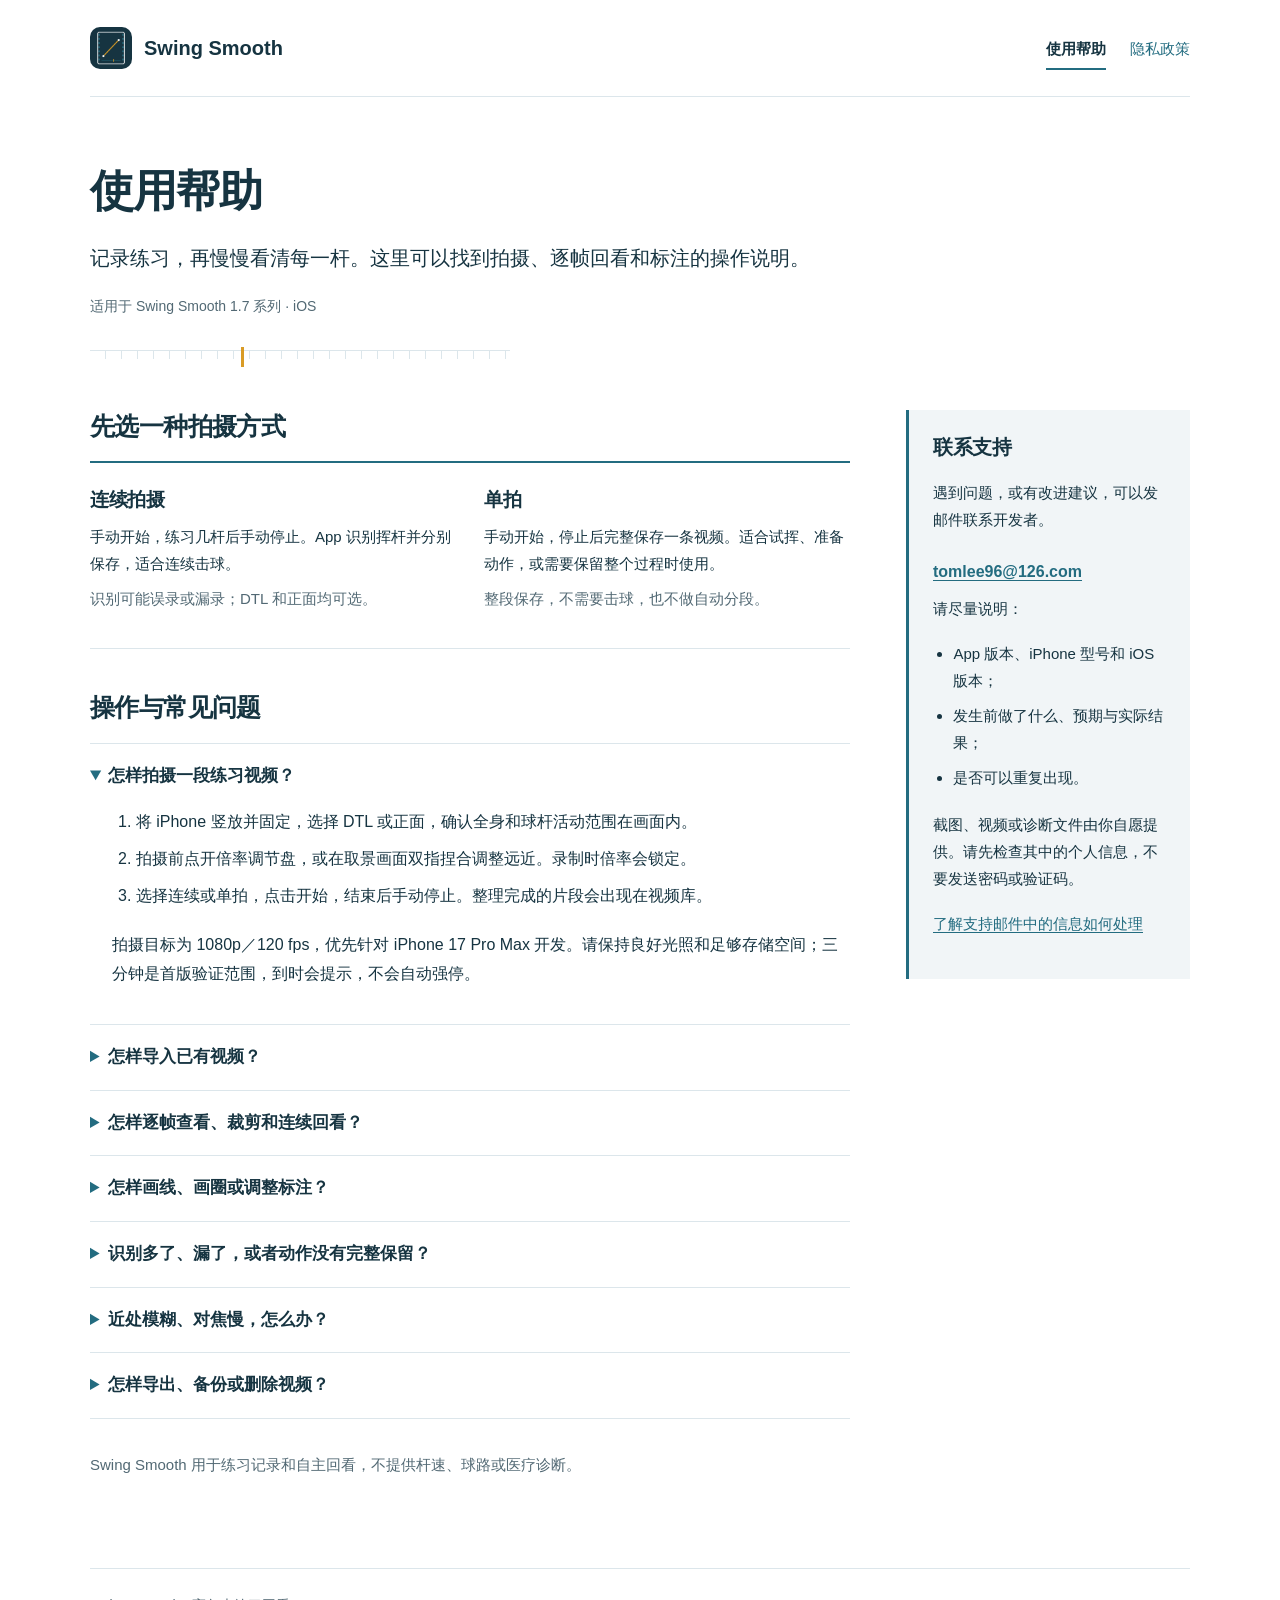
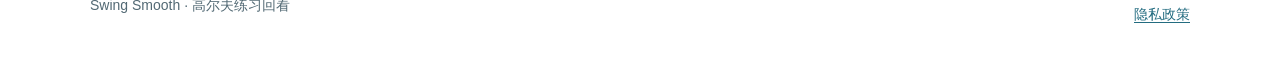
<file: index.html>
<!doctype html>
<html lang="zh-Hans">
<head>
  <meta charset="utf-8">
  <meta name="viewport" content="width=device-width,initial-scale=1">
  <meta name="description" content="Swing Smooth 高尔夫挥杆回看 App 使用帮助：拍摄、导入、逐帧回看、标注、导出和联系支持。">
  <meta name="theme-color" content="#236C80">
  <title>使用帮助 · Swing Smooth</title>
  <link rel="icon" href="assets/app-icon.png">
  <link rel="stylesheet" href="styles.css">
</head>
<body>
  <a class="skip" href="#main">跳到正文</a>
  <header class="site-header shell">
    <a class="brand" href="index.html"><img src="assets/app-icon.png" alt="" width="42" height="42">Swing Smooth</a>
    <nav aria-label="网站导航"><a href="index.html" aria-current="page">使用帮助</a><a href="privacy.html">隐私政策</a></nav>
  </header>
  <main id="main" class="shell">
    <div class="hero">
      <h1>使用帮助</h1>
      <p class="lead">记录练习，再慢慢看清每一杆。这里可以找到拍摄、逐帧回看和标注的操作说明。</p>
      <p class="date">适用于 Swing Smooth 1.7 系列 · iOS</p>
      <div class="film-ruler" aria-hidden="true"></div>
    </div>
    <div class="support-layout">
      <div>
        <section aria-labelledby="modes">
          <h2 id="modes">先选一种拍摄方式</h2>
          <div class="mode-comparison">
            <article><h3>连续拍摄</h3><p>手动开始，练习几杆后手动停止。App 识别挥杆并分别保存，适合连续击球。</p><p class="hint">识别可能误录或漏录；DTL 和正面均可选。</p></article>
            <article><h3>单拍</h3><p>手动开始，停止后完整保存一条视频。适合试挥、准备动作，或需要保留整个过程时使用。</p><p class="hint">整段保存，不需要击球，也不做自动分段。</p></article>
          </div>
        </section>
        <section aria-labelledby="questions">
          <h2 id="questions">操作与常见问题</h2>
          <details open><summary>怎样拍摄一段练习视频？</summary><div>
            <ol><li>将 iPhone 竖放并固定，选择 DTL 或正面，确认全身和球杆活动范围在画面内。</li><li>拍摄前点开倍率调节盘，或在取景画面双指捏合调整远近。录制时倍率会锁定。</li><li>选择连续或单拍，点击开始，结束后手动停止。整理完成的片段会出现在视频库。</li></ol>
            <p>拍摄目标为 1080p／120 fps，优先针对 iPhone 17 Pro Max 开发。请保持良好光照和足够存储空间；三分钟是首版验证范围，到时会提示，不会自动强停。</p>
          </div></details>
          <details><summary>怎样导入已有视频？</summary><div>
            <p>在视频库点“导入”，从相册或文件选择视频，再选择 DTL／正面，以及“整段导入”或“自动识别挥杆”。</p>
            <p>云端素材需要先下载。整段导入保留完整视频；自动识别会尝试分别保存挥杆片段。App 内的删除不会删除相册或文件中的原件。</p>
          </div></details>
          <details><summary>怎样逐帧查看、裁剪和连续回看？</summary><div>
            <p>打开视频后，拖动缩略时间尺快速定位，用前后逐帧按钮精确移动。可以选择慢放和循环；“上一杆／下一杆”按进入时的视频库顺序切换，新片会暂停在有效范围开头。</p>
            <p>点“裁剪”进入编辑，拖动起止手柄或逐帧微调，预览后保存。裁剪不覆盖底层已保留素材，之后仍可在保留范围内重新调整；“取消”会恢复原范围。</p>
          </div></details>
          <details><summary>怎样画线、画圈或调整标注？</summary><div>
            <p>暂停视频后进入标注，选择直线或圆圈。切到“选择”模式可以移动标注，拖动直线端点或圆圈角点精修。双指可以放大、平移画面。</p>
            <p>垃圾桶清空当前视频的全部标注，可以撤销。标注会保存到该视频，整段固定显示，不会自动跟踪人体；编辑完成后点“完成标注”。</p>
          </div></details>
          <details><summary>识别多了、漏了，或者动作没有完整保留？</summary><div>
            <p>自动识别可能受遮挡、取景、邻位声音、光照和素材节奏影响。本人动作与声音不足以区分击球和试挥时，结果也可能不准确。</p>
            <p>重要练习可以选“单拍”完整记录；已有视频可以选择“整段导入”。边界只能在已经保留的素材内调整，无法找回没有保留下来的画面。若反复出现问题，请联系支持，描述取景、模式和发生情况。</p>
          </div></details>
          <details><summary>近处模糊、对焦慢，怎么办？</summary><div>
            <p>先点按画面中的目标位置，并保持手机稳定、光线充足。过近可能超出当前镜头的合焦距离，可以稍微退后作对照；放大产生的细节下降和动作拖影也可能看起来像失焦。</p>
            <p>如果仍出现“短暂清晰后再次模糊”，请记录倍率、拍摄模式、光照和大致距离。可从视频库的本地诊断入口导出排错信息，再由你决定是否发送给支持。</p>
          </div></details>
          <details><summary>怎样导出、备份或删除视频？</summary><div>
            <p>回看页支持导出干净视频、带标注截图和带标注视频，通过系统分享选择保存位置。导出遵守保存后的片段范围；回看时的缩放和慢放倍率不会直接改变导出画面。</p>
            <p>导出视频不能完整备份可编辑标注、收藏和全部库资料。App 管理的视频和资料默认排除系统云备份；卸载会删除本地内容。重要视频请在卸载或更换安装方式前主动导出。</p>
            <p>视频库点“选择”可以多选删除，确认后提供五秒整批撤销。导出到相册、文件或其他服务的副本，需要在对应位置自行管理。</p>
          </div></details>
        </section>
        <p class="note">Swing Smooth 用于练习记录和自主回看，不提供杆速、球路或医疗诊断。</p>
      </div>
      <aside class="contact" aria-labelledby="contact">
        <h2 id="contact">联系支持</h2>
        <p>遇到问题，或有改进建议，可以发邮件联系开发者。</p>
        <a class="email" href="mailto:tomlee96@126.com?subject=Swing%20Smooth%20%E4%BD%BF%E7%94%A8%E5%8F%8D%E9%A6%88">tomlee96@126.com</a>
        <p>请尽量说明：</p>
        <ul><li>App 版本、iPhone 型号和 iOS 版本；</li><li>发生前做了什么、预期与实际结果；</li><li>是否可以重复出现。</li></ul>
        <p>截图、视频或诊断文件由你自愿提供。请先检查其中的个人信息，不要发送密码或验证码。</p>
        <p><a href="privacy.html#support">了解支持邮件中的信息如何处理</a></p>
      </aside>
    </div>
  </main>
  <footer class="site-footer shell"><span>Swing Smooth · 高尔夫练习回看</span><a href="privacy.html">隐私政策</a></footer>
</body>
</html>
</file>
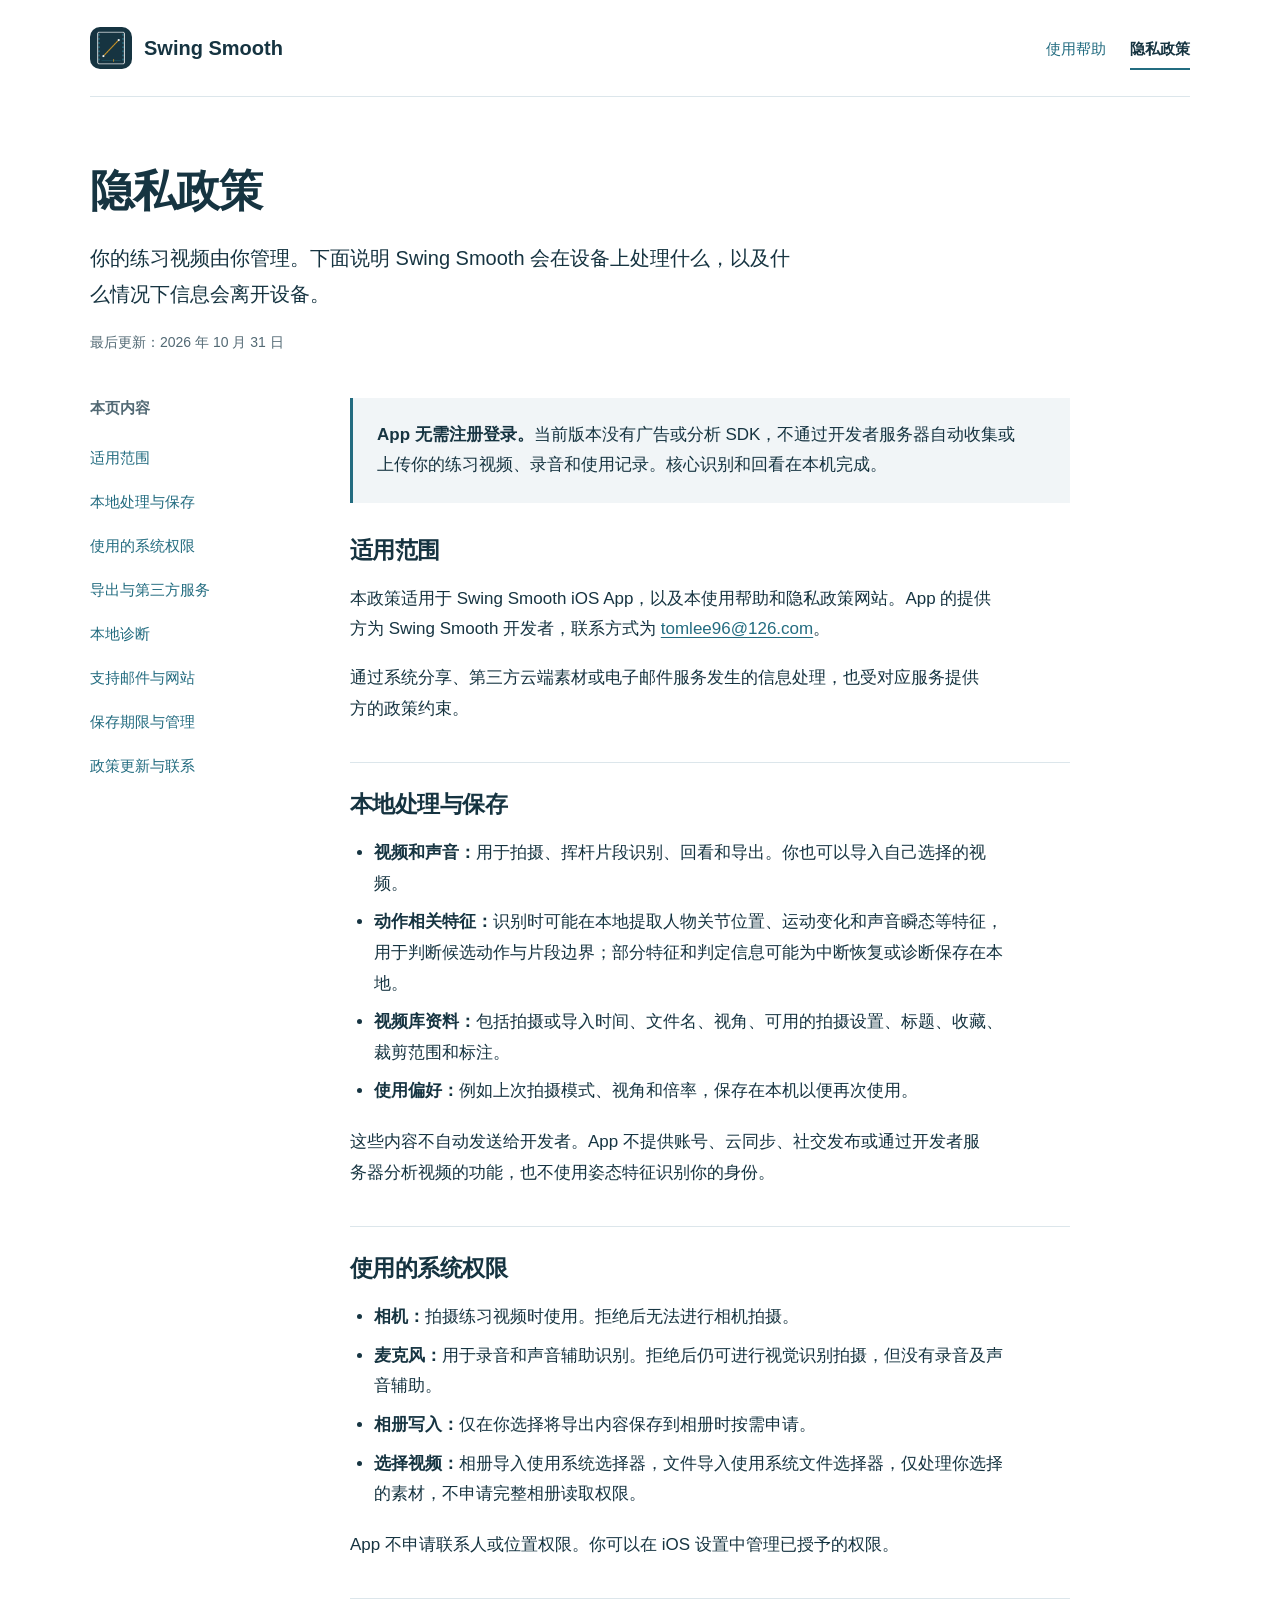
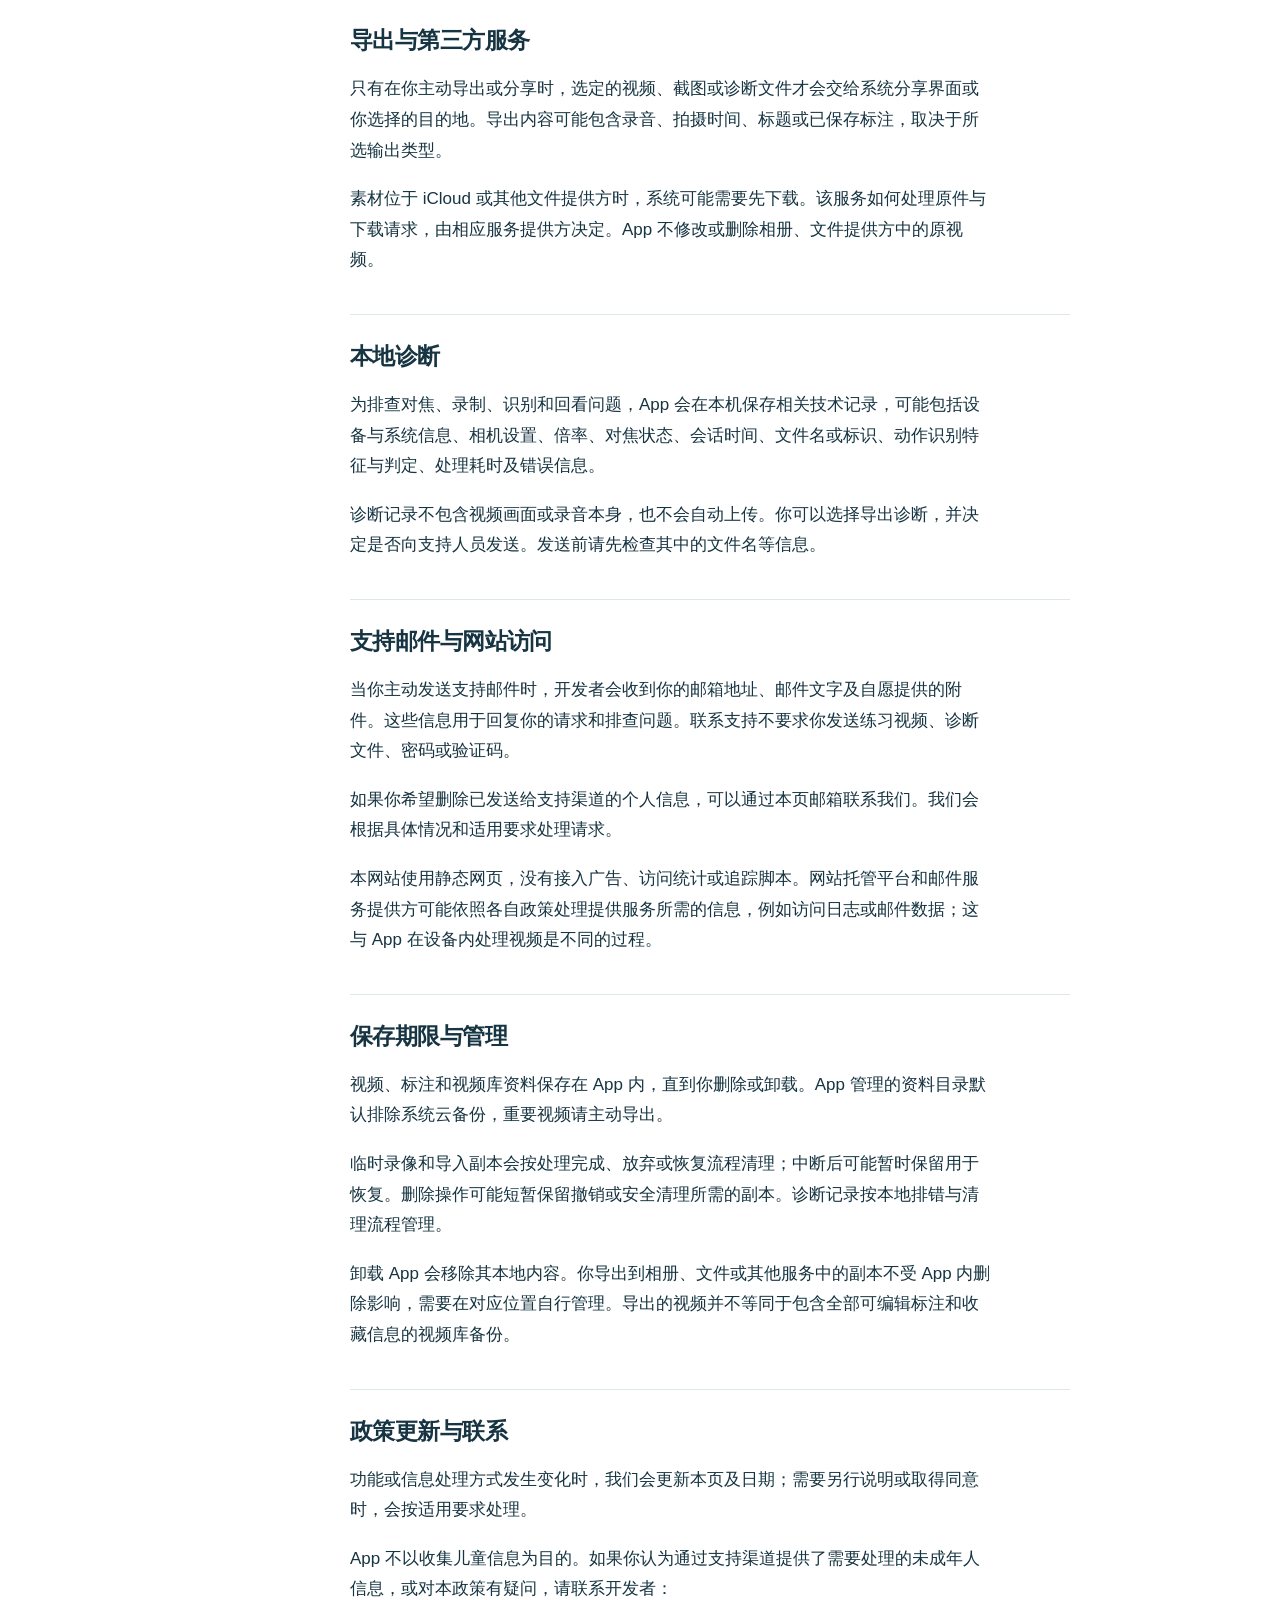
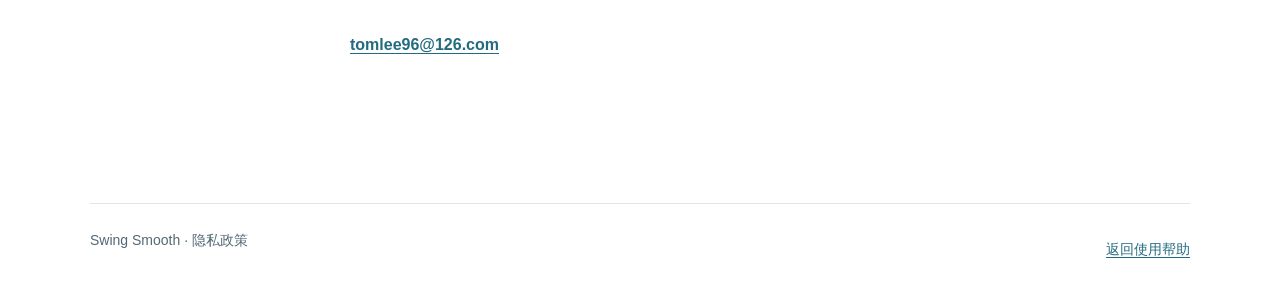
<file: privacy.html>
<!doctype html>
<html lang="zh-Hans">
<head>
  <meta charset="utf-8">
  <meta name="viewport" content="width=device-width,initial-scale=1">
  <meta name="description" content="Swing Smooth iOS App 隐私政策：本地视频与姿态处理、权限、主动导出、支持邮件及联系方式。">
  <meta name="theme-color" content="#236C80">
  <title>隐私政策 · Swing Smooth</title>
  <link rel="icon" href="assets/app-icon.png">
  <link rel="stylesheet" href="styles.css">
</head>
<body>
  <a class="skip" href="#main">跳到正文</a>
  <header class="site-header shell">
    <a class="brand" href="index.html"><img src="assets/app-icon.png" alt="" width="42" height="42">Swing Smooth</a>
    <nav aria-label="网站导航"><a href="index.html">使用帮助</a><a href="privacy.html" aria-current="page">隐私政策</a></nav>
  </header>
  <main id="main" class="shell">
    <div class="hero">
      <h1>隐私政策</h1>
      <p class="lead">你的练习视频由你管理。下面说明 Swing Smooth 会在设备上处理什么，以及什么情况下信息会离开设备。</p>
      <p class="date">最后更新：2026 年 10 月 31 日</p>
    </div>
    <div class="policy-layout">
      <aside class="contents" aria-label="本页目录">
        <h2>本页内容</h2>
        <ul>
          <li><a href="#scope">适用范围</a></li><li><a href="#local">本地处理与保存</a></li>
          <li><a href="#permissions">使用的系统权限</a></li><li><a href="#sharing">导出与第三方服务</a></li>
          <li><a href="#diagnostics">本地诊断</a></li><li><a href="#support">支持邮件与网站</a></li>
          <li><a href="#control">保存期限与管理</a></li><li><a href="#changes">政策更新与联系</a></li>
        </ul>
      </aside>
      <article class="policy">
        <div class="privacy-summary"><p><strong>App 无需注册登录。</strong>当前版本没有广告或分析 SDK，不通过开发者服务器自动收集或上传你的练习视频、录音和使用记录。核心识别和回看在本机完成。</p></div>
        <section id="scope"><h2>适用范围</h2>
          <p>本政策适用于 Swing Smooth iOS App，以及本使用帮助和隐私政策网站。App 的提供方为 Swing Smooth 开发者，联系方式为 <a href="mailto:tomlee96@126.com">tomlee96@126.com</a>。</p>
          <p>通过系统分享、第三方云端素材或电子邮件服务发生的信息处理，也受对应服务提供方的政策约束。</p>
        </section>
        <section id="local"><h2>本地处理与保存</h2>
          <ul>
            <li><strong>视频和声音：</strong>用于拍摄、挥杆片段识别、回看和导出。你也可以导入自己选择的视频。</li>
            <li><strong>动作相关特征：</strong>识别时可能在本地提取人物关节位置、运动变化和声音瞬态等特征，用于判断候选动作与片段边界；部分特征和判定信息可能为中断恢复或诊断保存在本地。</li>
            <li><strong>视频库资料：</strong>包括拍摄或导入时间、文件名、视角、可用的拍摄设置、标题、收藏、裁剪范围和标注。</li>
            <li><strong>使用偏好：</strong>例如上次拍摄模式、视角和倍率，保存在本机以便再次使用。</li>
          </ul>
          <p>这些内容不自动发送给开发者。App 不提供账号、云同步、社交发布或通过开发者服务器分析视频的功能，也不使用姿态特征识别你的身份。</p>
        </section>
        <section id="permissions"><h2>使用的系统权限</h2>
          <ul>
            <li><strong>相机：</strong>拍摄练习视频时使用。拒绝后无法进行相机拍摄。</li>
            <li><strong>麦克风：</strong>用于录音和声音辅助识别。拒绝后仍可进行视觉识别拍摄，但没有录音及声音辅助。</li>
            <li><strong>相册写入：</strong>仅在你选择将导出内容保存到相册时按需申请。</li>
            <li><strong>选择视频：</strong>相册导入使用系统选择器，文件导入使用系统文件选择器，仅处理你选择的素材，不申请完整相册读取权限。</li>
          </ul>
          <p>App 不申请联系人或位置权限。你可以在 iOS 设置中管理已授予的权限。</p>
        </section>
        <section id="sharing"><h2>导出与第三方服务</h2>
          <p>只有在你主动导出或分享时，选定的视频、截图或诊断文件才会交给系统分享界面或你选择的目的地。导出内容可能包含录音、拍摄时间、标题或已保存标注，取决于所选输出类型。</p>
          <p>素材位于 iCloud 或其他文件提供方时，系统可能需要先下载。该服务如何处理原件与下载请求，由相应服务提供方决定。App 不修改或删除相册、文件提供方中的原视频。</p>
        </section>
        <section id="diagnostics"><h2>本地诊断</h2>
          <p>为排查对焦、录制、识别和回看问题，App 会在本机保存相关技术记录，可能包括设备与系统信息、相机设置、倍率、对焦状态、会话时间、文件名或标识、动作识别特征与判定、处理耗时及错误信息。</p>
          <p>诊断记录不包含视频画面或录音本身，也不会自动上传。你可以选择导出诊断，并决定是否向支持人员发送。发送前请先检查其中的文件名等信息。</p>
        </section>
        <section id="support"><h2>支持邮件与网站访问</h2>
          <p>当你主动发送支持邮件时，开发者会收到你的邮箱地址、邮件文字及自愿提供的附件。这些信息用于回复你的请求和排查问题。联系支持不要求你发送练习视频、诊断文件、密码或验证码。</p>
          <p>如果你希望删除已发送给支持渠道的个人信息，可以通过本页邮箱联系我们。我们会根据具体情况和适用要求处理请求。</p>
          <p>本网站使用静态网页，没有接入广告、访问统计或追踪脚本。网站托管平台和邮件服务提供方可能依照各自政策处理提供服务所需的信息，例如访问日志或邮件数据；这与 App 在设备内处理视频是不同的过程。</p>
        </section>
        <section id="control"><h2>保存期限与管理</h2>
          <p>视频、标注和视频库资料保存在 App 内，直到你删除或卸载。App 管理的资料目录默认排除系统云备份，重要视频请主动导出。</p>
          <p>临时录像和导入副本会按处理完成、放弃或恢复流程清理；中断后可能暂时保留用于恢复。删除操作可能短暂保留撤销或安全清理所需的副本。诊断记录按本地排错与清理流程管理。</p>
          <p>卸载 App 会移除其本地内容。你导出到相册、文件或其他服务中的副本不受 App 内删除影响，需要在对应位置自行管理。导出的视频并不等同于包含全部可编辑标注和收藏信息的视频库备份。</p>
        </section>
        <section id="changes"><h2>政策更新与联系</h2>
          <p>功能或信息处理方式发生变化时，我们会更新本页及日期；需要另行说明或取得同意时，会按适用要求处理。</p>
          <p>App 不以收集儿童信息为目的。如果你认为通过支持渠道提供了需要处理的未成年人信息，或对本政策有疑问，请联系开发者：</p>
          <p><a class="email" href="mailto:tomlee96@126.com?subject=Swing%20Smooth%20%E9%9A%90%E7%A7%81%E9%97%AE%E9%A2%98">tomlee96@126.com</a></p>
        </section>
      </article>
    </div>
  </main>
  <footer class="site-footer shell"><span>Swing Smooth · 隐私政策</span><a href="index.html">返回使用帮助</a></footer>
</body>
</html>
</file>
<file: styles.css>
:root {
  color-scheme: light;
  --ink: #163441;
  --lake: #236c80;
  --fog: #f1f5f7;
  --amber: #d99b25;
  --line: #dce6eb;
  --muted: #526974;
}
* { box-sizing: border-box; }
html { scroll-padding-top: 24px; }
body {
  margin: 0; color: var(--ink); background: white;
  font-family: -apple-system, BlinkMacSystemFont, "PingFang SC", "Microsoft YaHei", sans-serif;
  font-size: 17px; line-height: 1.8; -webkit-text-size-adjust: 100%;
}
a { color: var(--lake); text-underline-offset: .2em; overflow-wrap: anywhere; }
a:hover { text-decoration-thickness: 2px; }
:focus-visible { outline: 3px solid var(--lake); outline-offset: 5px; }
.skip { position: absolute; left: 16px; top: -100px; z-index: 5; background: white; padding: 10px 16px; }
.skip:focus { top: 10px; }
.shell { width: min(1100px, calc(100% - 64px)); margin-inline: auto; }
.site-header { display: flex; align-items: center; justify-content: space-between; gap: 20px; padding-block: 26px; border-bottom: 1px solid var(--line); }
.brand { min-height: 44px; display: inline-flex; align-items: center; gap: 12px; color: var(--ink); font-size: 20px; font-weight: 650; text-decoration: none; line-height: 1.25; }
.brand img { width: 42px; height: 42px; border-radius: 10px; }
nav { display: flex; gap: 24px; flex-wrap: wrap; }
nav a { display: inline-flex; align-items: center; min-height: 44px; text-decoration: none; font-size: 15px; }
nav a[aria-current="page"] { color: var(--ink); font-weight: 650; box-shadow: inset 0 -2px var(--lake); }
h1, h2, h3 { line-height: 1.35; letter-spacing: -.025em; }
h1 { font-size: clamp(32px, 4vw, 44px); margin: 0 0 20px; font-weight: 650; }
h2 { font-size: 25px; margin: 0 0 18px; font-weight: 650; }
h3 { font-size: 19px; margin: 0 0 10px; }
p { margin: 0 0 18px; }
ul, ol { padding-left: 1.4em; margin: 0 0 20px; }
li + li { margin-top: 8px; }
.hero { padding: 64px 0 42px; max-width: 770px; }
.lead { font-size: 20px; line-height: 1.8; max-width: 36em; }
.muted, .date { color: var(--muted); }
.date { font-size: 14px; margin: 0; }
.film-ruler { width: min(420px, 100%); height: 18px; position: relative; margin: 30px 0 0; border-top: 1px solid var(--line); background: repeating-linear-gradient(to right, transparent 0 15px, var(--line) 15px 16px); background-size: 16px 8px; background-repeat: repeat-x; background-position: left top; }
.film-ruler::after { content: ""; position: absolute; left: 36%; top: -4px; width: 3px; height: 20px; background: var(--amber); }
.support-layout { display: grid; grid-template-columns: minmax(0, 760px) minmax(190px, 1fr); gap: 56px; align-items: start; padding-bottom: 72px; }
.mode-comparison { display: grid; grid-template-columns: 1fr 1fr; gap: 28px; padding: 24px 0 28px; border-top: 2px solid var(--lake); border-bottom: 1px solid var(--line); margin-bottom: 42px; }
.mode-comparison p { font-size: 15px; margin-bottom: 8px; }
.mode-comparison .hint { color: var(--muted); }
.contact { background: var(--fog); padding: 24px; border-left: 3px solid var(--lake); }
.contact h2 { font-size: 20px; }
.contact p, .contact li { font-size: 15px; }
.contact ul { padding-left: 1.2em; }
.email { display: inline-flex; min-height: 44px; align-items: center; font-weight: 650; font-size: 16px; }
details { border-bottom: 1px solid var(--line); }
details:first-of-type { border-top: 1px solid var(--line); }
summary { cursor: pointer; min-height: 60px; padding: 17px 24px 17px 0; font-weight: 600; }
summary::marker { color: var(--lake); }
details > div { padding: 0 0 18px 22px; }
details p, details li { font-size: 16px; }
.note { margin-top: 32px; color: var(--muted); font-size: 15px; }
.policy-layout { display: grid; grid-template-columns: 200px minmax(0, 720px); gap: 60px; padding-bottom: 72px; align-items: start; }
.contents { position: sticky; top: 24px; }
.contents h2 { font-size: 15px; letter-spacing: 0; color: var(--muted); }
.contents ul { list-style: none; padding: 0; }
.contents li { margin: 0; }
.contents a { display: flex; align-items: center; min-height: 44px; font-size: 15px; text-decoration: none; }
.policy section { padding-bottom: 20px; margin-bottom: 26px; border-bottom: 1px solid var(--line); scroll-margin-top: 24px; }
.policy section:last-child { border-bottom: 0; }
.policy h2 { font-size: 23px; }
.policy p, .policy li { max-width: 68ch; }
.privacy-summary { padding: 22px 24px; background: var(--fog); border-left: 3px solid var(--lake); margin-bottom: 32px; }
.privacy-summary p { margin: 0; }
.site-footer { border-top: 1px solid var(--line); padding: 24px 0 36px; display: flex; justify-content: space-between; gap: 16px; color: var(--muted); font-size: 14px; }
.site-footer a { min-height: 44px; display: inline-flex; align-items: center; }
@media (max-width: 880px) {
  .support-layout { grid-template-columns: minmax(0, 1fr); gap: 36px; }
  .contact { max-width: 760px; }
  .policy-layout { grid-template-columns: minmax(0, 1fr); gap: 24px; }
  .contents { position: static; }
  .contents ul { display: flex; gap: 6px 22px; flex-wrap: wrap; }
  .contents h2 { margin-bottom: 8px; }
}
@media (max-width: 560px) {
  .shell { width: calc(100% - 40px); }
  .site-header { align-items: flex-start; flex-direction: column; gap: 12px; padding-block: 20px 12px; }
  .brand { font-size: 19px; }
  nav { gap: 24px; }
  .hero { padding-top: 38px; padding-bottom: 28px; }
  .lead { font-size: 18px; }
  .mode-comparison { grid-template-columns: 1fr; gap: 18px; }
  .mode-comparison article + article { padding-top: 18px; border-top: 1px solid var(--line); }
  .policy h2 { font-size: 21px; }
  .site-footer { flex-direction: column; gap: 0; }
  .support-layout, .policy-layout { padding-bottom: 40px; }
}
@media (prefers-reduced-motion: reduce) { html { scroll-behavior: auto; } }
</file>
